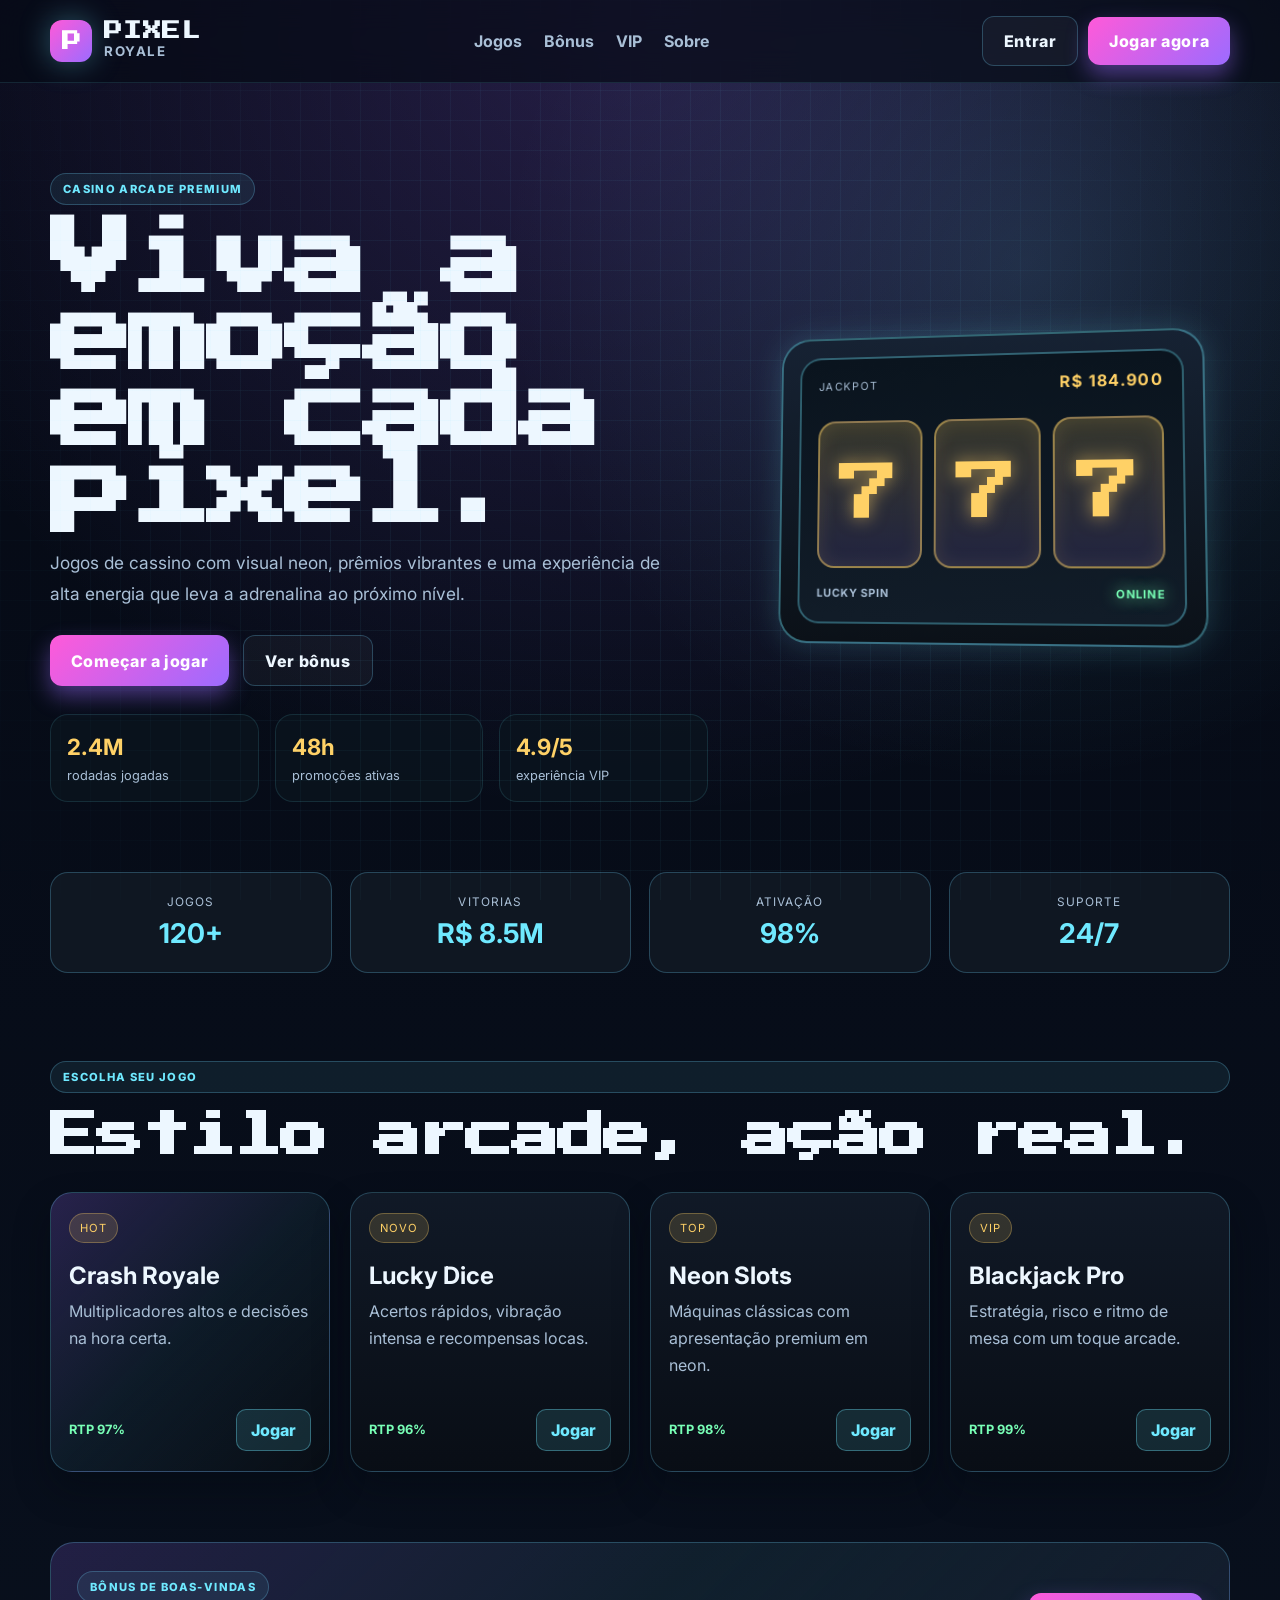
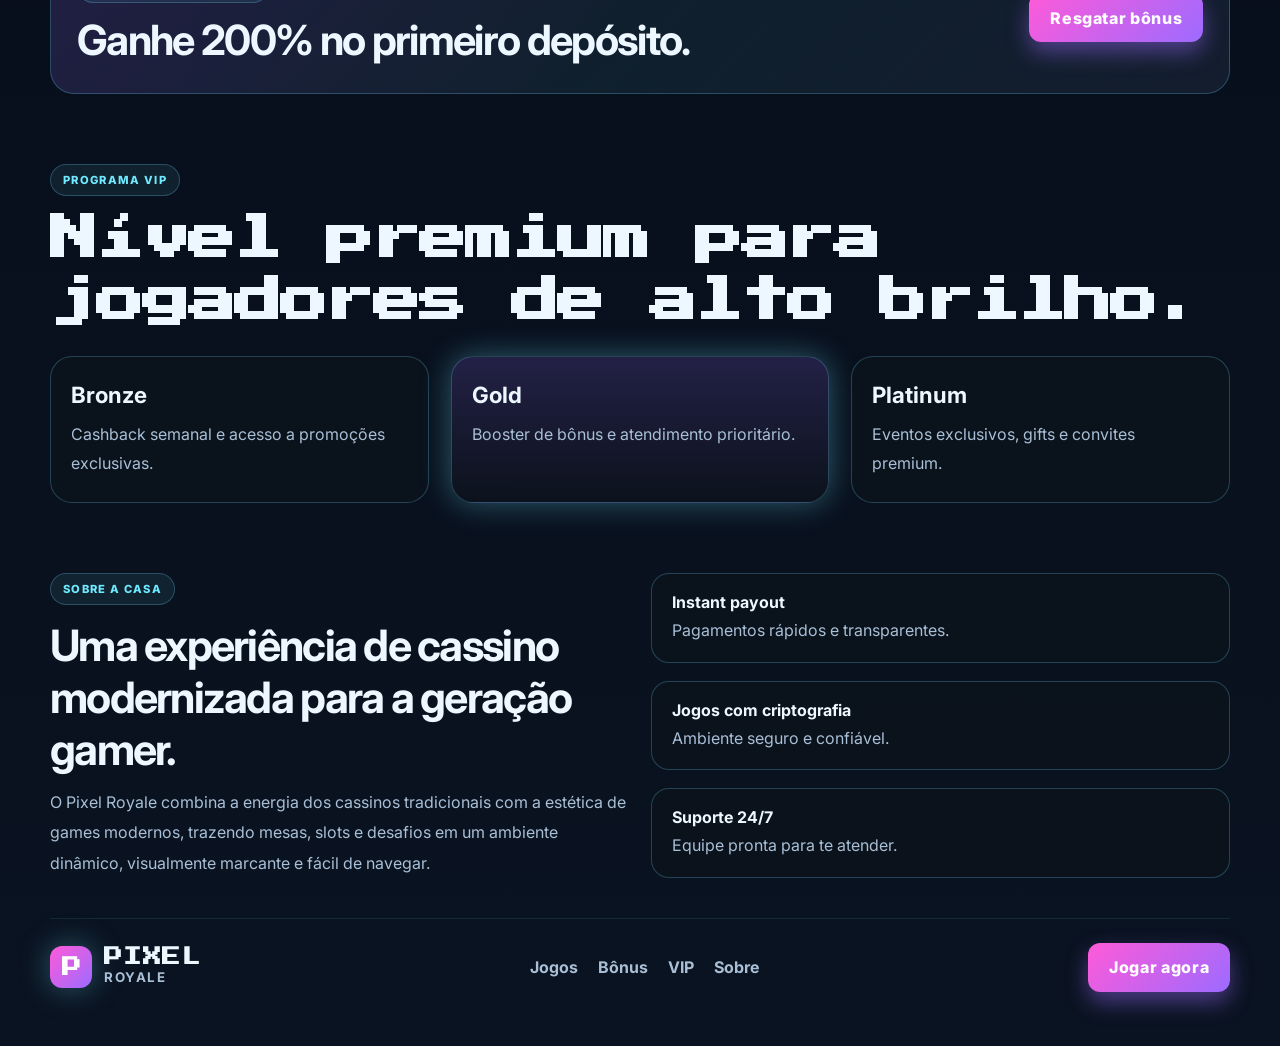
<file: cassino-pixel-docker/index.html>
<!DOCTYPE html>
<html lang="pt-BR">
  <head>
    <meta charset="UTF-8" />
    <meta name="viewport" content="width=device-width, initial-scale=1.0" />
    <title>Pixel Royale | Cassino & Games</title>
    <meta name="description" content="Pixel Royale é um cassino moderno com jogos, bônus e uma experiência arcade premium em estilo pixel." />
    <link rel="preconnect" href="https://fonts.googleapis.com" />
    <link rel="preconnect" href="https://fonts.gstatic.com" crossorigin />
    <link href="https://fonts.googleapis.com/css2?family=Press+Start+2P&family=Inter:wght@400;500;600;700;800;900&display=swap" rel="stylesheet" />
    <link rel="stylesheet" href="styles.css" />
  </head>
  <body>
    <div class="bg-grid"></div>
    <header class="topbar">
      <div class="container nav-wrap">
        <div class="brand">
          <div class="logo-mark">P</div>
          <div>
            <span class="brand-name">Pixel</span>
            <small>Royale</small>
          </div>
        </div>

        <nav class="main-nav">
          <a href="#jogos">Jogos</a>
          <a href="#bonus">Bônus</a>
          <a href="#vip">VIP</a>
          <a href="#sobre">Sobre</a>
        </nav>

        <div class="cta-group">
          <button class="btn btn-ghost">Entrar</button>
          <button class="btn btn-primary">Jogar agora</button>
        </div>
      </div>
    </header>

    <main>
      <section class="hero container">
        <div class="hero-copy">
          <span class="eyebrow">Casino arcade premium</span>
          <h1>Viva a emoção em cada pixel.</h1>
          <p>
            Jogos de cassino com visual neon, prêmios vibrantes e uma experiência de alta energia que leva a adrenalina ao próximo nível.
          </p>

          <div class="hero-actions">
            <button class="btn btn-primary">Começar a jogar</button>
            <button class="btn btn-secondary">Ver bônus</button>
          </div>

          <div class="social-proof">
            <div>
              <strong>2.4M</strong>
              <span>rodadas jogadas</span>
            </div>
            <div>
              <strong>48h</strong>
              <span>promoções ativas</span>
            </div>
            <div>
              <strong>4.9/5</strong>
              <span>experiência VIP</span>
            </div>
          </div>
        </div>

        <div class="hero-visual">
          <div class="slot-machine">
            <div class="screen">
              <div class="slot-header">
                <span>jackpot</span>
                <strong>R$ 184.900</strong>
              </div>

              <div class="reels">
                <div class="reel">7</div>
                <div class="reel">7</div>
                <div class="reel">7</div>
              </div>

              <div class="screen-meta">
                <span>Lucky Spin</span>
                <span class="glow">ONLINE</span>
              </div>
            </div>
          </div>
        </div>
      </section>

      <section class="stats container">
        <div class="stat-card">
          <span>Jogos</span>
          <strong>120+</strong>
        </div>
        <div class="stat-card">
          <span>Vitorias</span>
          <strong>R$ 8.5M</strong>
        </div>
        <div class="stat-card">
          <span>Ativação</span>
          <strong>98%</strong>
        </div>
        <div class="stat-card">
          <span>Suporte</span>
          <strong>24/7</strong>
        </div>
      </section>

      <section id="jogos" class="games container">
        <div class="section-title">
          <span class="eyebrow">Escolha seu jogo</span>
          <h2>Estilo arcade, ação real.</h2>
        </div>

        <div class="game-grid">
          <article class="game-card featured">
            <div class="badge">Hot</div>
            <h3>Crash Royale</h3>
            <p>Multiplicadores altos e decisões na hora certa.</p>
            <div class="game-meta">
              <span>RTP 97%</span>
              <button>Jogar</button>
            </div>
          </article>

          <article class="game-card">
            <div class="badge">Novo</div>
            <h3>Lucky Dice</h3>
            <p>Acertos rápidos, vibração intensa e recompensas locas.</p>
            <div class="game-meta">
              <span>RTP 96%</span>
              <button>Jogar</button>
            </div>
          </article>

          <article class="game-card">
            <div class="badge">Top</div>
            <h3>Neon Slots</h3>
            <p>Máquinas clássicas com apresentação premium em neon.</p>
            <div class="game-meta">
              <span>RTP 98%</span>
              <button>Jogar</button>
            </div>
          </article>

          <article class="game-card">
            <div class="badge">VIP</div>
            <h3>Blackjack Pro</h3>
            <p>Estratégia, risco e ritmo de mesa com um toque arcade.</p>
            <div class="game-meta">
              <span>RTP 99%</span>
              <button>Jogar</button>
            </div>
          </article>
        </div>
      </section>

      <section id="bonus" class="promo container">
        <div class="promo-panel">
          <div>
            <span class="eyebrow">Bônus de boas-vindas</span>
            <h2>Ganhe 200% no primeiro depósito.</h2>
          </div>
          <button class="btn btn-primary">Resgatar bônus</button>
        </div>
      </section>

      <section id="vip" class="vip container">
        <div class="section-title left">
          <span class="eyebrow">Programa VIP</span>
          <h2>Nível premium para jogadores de alto brilho.</h2>
        </div>

        <div class="vip-grid">
          <div class="vip-card">
            <h3>Bronze</h3>
            <p>Cashback semanal e acesso a promoções exclusivas.</p>
          </div>
          <div class="vip-card active">
            <h3>Gold</h3>
            <p>Booster de bônus e atendimento prioritário.</p>
          </div>
          <div class="vip-card">
            <h3>Platinum</h3>
            <p>Eventos exclusivos, gifts e convites premium.</p>
          </div>
        </div>
      </section>

      <section id="sobre" class="about container">
        <div class="about-copy">
          <span class="eyebrow">Sobre a casa</span>
          <h2>Uma experiência de cassino modernizada para a geração gamer.</h2>
          <p>
            O Pixel Royale combina a energia dos cassinos tradicionais com a estética de games modernos, trazendo mesas, slots e desafios em um ambiente dinâmico, visualmente marcante e fácil de navegar.
          </p>
        </div>

        <div class="about-points">
          <div>
            <strong>Instant payout</strong>
            <span>Pagamentos rápidos e transparentes.</span>
          </div>
          <div>
            <strong>Jogos com criptografia</strong>
            <span>Ambiente seguro e confiável.</span>
          </div>
          <div>
            <strong>Suporte 24/7</strong>
            <span>Equipe pronta para te atender.</span>
          </div>
        </div>
      </section>
    </main>

    <footer class="footer">
      <div class="container footer-wrap">
        <div class="brand small-brand">
          <div class="logo-mark">P</div>
          <div>
            <span class="brand-name">Pixel</span>
            <small>Royale</small>
          </div>
        </div>

        <div class="footer-links">
          <a href="#jogos">Jogos</a>
          <a href="#bonus">Bônus</a>
          <a href="#vip">VIP</a>
          <a href="#sobre">Sobre</a>
        </div>

        <button class="btn btn-primary">Jogar agora</button>
      </div>
    </footer>

    <script src="script.js"></script>
  </body>
</html>
</file>
<file: cassino-pixel-docker/styles.css>
:root {
  --bg: #070b16;
  --bg-2: #0f1f2d;
  --panel: rgba(19, 31, 46, 0.88);
  --panel-strong: rgba(12, 20, 31, 0.98);
  --line: rgba(111, 214, 255, 0.25);
  --cyan: #6fe9ff;
  --purple: #9c6bff;
  --pink: #ff5ad9;
  --gold: #ffd166;
  --lime: #78ffb6;
  --text: #edf7ff;
  --muted: #a9bfd6;
  --shadow: 0 0 30px rgba(111, 233, 255, 0.35);
}

* { box-sizing: border-box; }

html { scroll-behavior: smooth; }

body {
  margin: 0;
  font-family: 'Inter', sans-serif;
  background:
    radial-gradient(circle at top, rgba(156, 107, 255, 0.22), transparent 30%),
    radial-gradient(circle at 80% 10%, rgba(111, 233, 255, 0.14), transparent 20%),
    linear-gradient(180deg, #050914 0%, #0a1321 100%);
  color: var(--text);
  min-height: 100vh;
}

img { max-width: 100%; display: block; }

a { color: inherit; text-decoration: none; }

button {
  font: inherit;
  border: none;
  cursor: pointer;
}

.bg-grid {
  position: fixed;
  inset: 0;
  background-image:
    linear-gradient(rgba(111, 233, 255, 0.05) 1px, transparent 1px),
    linear-gradient(90deg, rgba(111, 233, 255, 0.05) 1px, transparent 1px);
  background-size: 30px 30px;
  mask-image: radial-gradient(circle at center, black 45%, transparent 100%);
  pointer-events: none;
}

.container {
  width: min(1180px, calc(100% - 32px));
  margin: 0 auto;
}

.topbar {
  position: sticky;
  top: 0;
  z-index: 10;
  backdrop-filter: blur(16px);
  background: rgba(7, 11, 22, 0.7);
  border-bottom: 1px solid rgba(111, 233, 255, 0.12);
}

.nav-wrap {
  display: flex;
  justify-content: space-between;
  align-items: center;
  min-height: 82px;
  gap: 20px;
}

.brand {
  display: flex;
  align-items: center;
  gap: 12px;
  font-weight: 800;
}

.logo-mark {
  width: 42px;
  height: 42px;
  display: grid;
  place-items: center;
  border-radius: 12px;
  background: linear-gradient(135deg, var(--pink), var(--purple));
  color: white;
  box-shadow: var(--shadow);
  font-family: 'Press Start 2P', cursive;
  font-size: 1.2rem;
}

.brand-name {
  display: block;
  font-size: 1.15rem;
  letter-spacing: 0.08em;
  text-transform: uppercase;
  font-family: 'Press Start 2P', cursive;
}

small {
  color: var(--muted);
  font-weight: 700;
  letter-spacing: 0.12em;
  text-transform: uppercase;
}

.main-nav {
  display: flex;
  align-items: center;
  gap: 22px;
  color: var(--muted);
  font-weight: 700;
}

.main-nav a:hover { color: var(--cyan); }

.cta-group {
  display: flex;
  align-items: center;
  gap: 10px;
}

.btn {
  min-height: 48px;
  padding: 0.9rem 1.3rem;
  border-radius: 12px;
  font-weight: 800;
  letter-spacing: 0.04em;
  transition: transform 0.2s ease, box-shadow 0.2s ease, filter 0.2s ease;
  position: relative;
  overflow: hidden;
}

.btn:hover {
  transform: translateY(-2px) scale(1.01);
  filter: brightness(1.08);
  box-shadow: 0 12px 28px rgba(111, 233, 255, 0.18);
}

.btn:active {
  transform: translateY(0) scale(0.98);
}

.btn.pulse {
  animation: pulseGlow 0.3s ease;
}

@keyframes pulseGlow {
  0% { transform: scale(1); box-shadow: 0 0 0 rgba(111,233,255,0); }
  50% { transform: scale(1.04); box-shadow: 0 0 25px rgba(111,233,255,0.5); }
  100% { transform: scale(1); box-shadow: 0 0 0 rgba(111,233,255,0); }
}

.btn-primary {
  background: linear-gradient(135deg, var(--pink), var(--purple));
  color: white;
  box-shadow: 0 10px 22px rgba(156, 107, 255, 0.45);
}

.btn-secondary, .btn-ghost {
  background: rgba(255,255,255,0.04);
  color: var(--text);
  border: 1px solid var(--line);
}

.hero {
  display: grid;
  grid-template-columns: 1.15fr 0.85fr;
  align-items: center;
  gap: 36px;
  padding: 90px 0 60px;
}

.eyebrow {
  display: inline-block;
  padding: 8px 12px;
  border: 1px solid var(--line);
  border-radius: 999px;
  background: rgba(111, 233, 255, 0.08);
  color: var(--cyan);
  text-transform: uppercase;
  letter-spacing: 0.12em;
  font-size: 0.7rem;
  font-weight: 800;
}

.hero-copy h1 {
  margin: 18px 0 18px;
  font-size: clamp(3rem, 7vw, 5.2rem);
  line-height: 0.92;
  letter-spacing: -0.06em;
  font-family: 'Press Start 2P', cursive;
  max-width: 680px;
}

.hero-copy p {
  margin: 0;
  max-width: 620px;
  color: var(--muted);
  font-size: 1.08rem;
  line-height: 1.8;
}

.hero-actions {
  margin-top: 26px;
  display: flex;
  flex-wrap: wrap;
  gap: 14px;
}

.social-proof {
  margin-top: 28px;
  display: grid;
  grid-template-columns: repeat(3, minmax(0, 1fr));
  gap: 16px;
}

.social-proof div {
  display: flex;
  flex-direction: column;
  gap: 8px;
  padding: 18px 16px;
  background: rgba(11, 20, 30, 0.8);
  border: 1px solid rgba(111, 233, 255, 0.12);
  border-radius: 18px;
}

.social-proof strong {
  font-size: 1.4rem;
  color: var(--gold);
}

.social-proof span {
  color: var(--muted);
  font-size: 0.8rem;
}

.hero-visual {
  display: flex;
  justify-content: center;
  align-items: center;
}

.slot-machine {
  width: min(100%, 430px);
  background: linear-gradient(180deg, rgba(22,34,51,1), rgba(11,17,24,1));
  border: 2px solid rgba(111,233,255,0.4);
  border-radius: 30px;
  padding: 18px;
  box-shadow: 0 0 30px rgba(111,233,255,0.18);
  transform: perspective(1000px) rotateX(4deg) rotateY(-8deg);
  transition: transform 0.3s ease, box-shadow 0.3s ease;
}

.slot-machine:hover {
  transform: perspective(1000px) rotateX(0deg) rotateY(0deg) scale(1.02);
  box-shadow: 0 0 40px rgba(156, 107, 255, 0.4);
}

.screen {
  background: linear-gradient(180deg, rgba(10,20,30,1), rgba(17,28,40,1));
  border: 2px solid rgba(111,233,255,0.35);
  border-radius: 22px;
  padding: 18px 18px 22px;
}

.slot-header {
  display: flex;
  justify-content: space-between;
  align-items: center;
  padding-bottom: 14px;
  text-transform: uppercase;
  color: var(--muted);
  font-size: 0.7rem;
  letter-spacing: 0.12em;
}

.slot-header strong {
  color: var(--gold);
  font-size: 1rem;
}

.reels {
  display: grid;
  grid-template-columns: repeat(3, minmax(0, 1fr));
  gap: 12px;
  margin-top: 12px;
}

.reel {
  height: 150px;
  display: grid;
  place-items: center;
  background: linear-gradient(180deg, rgba(255,209,102,0.18), rgba(156,107,255,0.12));
  border: 2px solid rgba(255,209,102,0.5);
  border-radius: 18px;
  color: var(--gold);
  font-size: clamp(3.2rem, 6vw, 4rem);
  font-family: 'Press Start 2P', cursive;
  text-shadow: 0 0 18px rgba(255,209,102,0.6);
  transition: transform 0.18s ease, box-shadow 0.18s ease;
  box-shadow: inset 0 0 20px rgba(255,209,102,0.12);
}

.screen-meta {
  margin-top: 18px;
  display: flex;
  justify-content: space-between;
  align-items: center;
  color: var(--muted);
  font-weight: 700;
  text-transform: uppercase;
  letter-spacing: 0.08em;
  font-size: 0.7rem;
}

.glow {
  color: var(--lime);
  text-shadow: 0 0 15px rgba(120,255,182,0.9);
}

.stats {
  display: grid;
  grid-template-columns: repeat(4, minmax(0, 1fr));
  gap: 18px;
  padding-top: 10px;
  padding-bottom: 28px;
}

.stat-card {
  background: rgba(18, 26, 37, 0.82);
  border: 1px solid var(--line);
  border-radius: 18px;
  padding: 22px 20px;
  display: grid;
  gap: 8px;
  text-align: center;
}

.stat-card span {
  color: var(--muted);
  text-transform: uppercase;
  letter-spacing: 0.09em;
  font-size: 0.74rem;
}

.stat-card strong {
  font-size: 1.7rem;
  color: var(--cyan);
}

.games, .vip, .about, .promo {
  padding: 60px 0 10px;
}

.section-title {
  display: flex;
  flex-direction: column;
  gap: 12px;
  margin-bottom: 24px;
}

.section-title h2 {
  margin: 0;
  font-size: clamp(2rem, 4vw, 3rem);
  letter-spacing: -0.04em;
  font-family: 'Press Start 2P', cursive;
  line-height: 1.3;
}

.left { align-items: flex-start; }

.game-grid {
  display: grid;
  grid-template-columns: repeat(4, minmax(0, 1fr));
  gap: 20px;
}

.game-card {
  display: flex;
  flex-direction: column;
  min-height: 280px;
  background: linear-gradient(180deg, rgba(17,26,39,0.96), rgba(9,14,21,0.96));
  border: 1px solid var(--line);
  border-radius: 22px;
  padding: 20px 18px;
  box-shadow: 0 18px 35px rgba(1, 8, 14, 0.35);
  transition: transform 0.25s ease, border-color 0.25s ease, box-shadow 0.25s ease;
}

.game-card:hover {
  transform: translateY(-8px) scale(1.01);
  border-color: rgba(111,233,255,0.5);
  box-shadow: 0 22px 40px rgba(111, 233, 255, 0.12);
}

.game-card.featured {
  background: linear-gradient(135deg, rgba(156,107,255,0.22), rgba(111,233,255,0.06), rgba(9,14,21,0.96));
}

.badge {
  width: fit-content;
  padding: 7px 10px;
  border-radius: 999px;
  font-size: 0.7rem;
  letter-spacing: 0.1em;
  text-transform: uppercase;
  background: rgba(255,209,102,0.15);
  color: var(--gold);
  border: 1px solid rgba(255,209,102,0.3);
}

.game-card h3 {
  margin: 18px 0 8px;
  font-size: 1.5rem;
}

.game-card p {
  margin: 0;
  color: var(--muted);
  line-height: 1.7;
}

.game-meta {
  margin-top: auto;
  display: flex;
  justify-content: space-between;
  align-items: center;
  gap: 12px;
  padding-top: 18px;
}

.game-meta span {
  color: var(--lime);
  font-weight: 700;
  font-size: 0.8rem;
}

.game-meta button {
  background: rgba(111,233,255,0.12);
  border: 1px solid rgba(111,233,255,0.35);
  border-radius: 10px;
  color: var(--cyan);
  font-weight: 800;
  padding: 10px 14px;
}

.promo-panel {
  display: flex;
  justify-content: space-between;
  align-items: center;
  gap: 20px;
  padding: 28px 26px;
  border-radius: 24px;
  background: linear-gradient(135deg, rgba(156,107,255,0.18), rgba(111,233,255,0.08), rgba(21,31,48,0.9));
  border: 1px solid var(--line);
}

.promo-panel h2 {
  margin: 12px 0 0;
  font-size: clamp(1.8rem, 4vw, 2.6rem);
  letter-spacing: -0.04em;
}

.vip-grid {
  display: grid;
  grid-template-columns: repeat(3, minmax(0, 1fr));
  gap: 22px;
}

.vip-card {
  background: rgba(12, 19, 28, 0.9);
  border: 1px solid var(--line);
  border-radius: 22px;
  padding: 24px 20px;
  transition: transform 0.25s ease, box-shadow 0.25s ease, border-color 0.25s ease;
}

.vip-card:hover {
  transform: translateY(-6px);
  border-color: rgba(255,209,102,0.6);
  box-shadow: 0 16px 30px rgba(255,209,102,0.08);
}

.vip-card.active {
  background: linear-gradient(180deg, rgba(156,107,255,0.18), rgba(12,19,28,0.9));
  box-shadow: var(--shadow);
}

.vip-card h3 {
  margin: 0 0 12px;
  font-size: 1.4rem;
}

.vip-card p {
  margin: 0;
  color: var(--muted);
  line-height: 1.8;
}

.about {
  display: grid;
  grid-template-columns: 1fr 1fr;
  gap: 22px;
  align-items: center;
}

.about-copy h2 {
  margin: 14px 0 12px;
  font-size: clamp(2rem, 4vw, 2.7rem);
  letter-spacing: -0.04em;
}

.about-copy p {
  margin: 0;
  color: var(--muted);
  line-height: 1.9;
}

.about-points {
  display: grid;
  gap: 18px;
}

.about-points div {
  background: rgba(12, 19, 28, 0.9);
  border: 1px solid var(--line);
  border-radius: 18px;
  padding: 18px 20px;
}

.about-points strong,
.about-points span {
  display: block;
}

.about-points strong {
  margin-bottom: 6px;
}

.about-points span {
  color: var(--muted);
  line-height: 1.6;
}

.footer {
  padding: 30px 0 54px;
}

.footer-wrap {
  display: flex;
  justify-content: space-between;
  align-items: center;
  gap: 18px;
  padding-top: 24px;
  border-top: 1px solid rgba(111,233,255,0.1);
}

.footer-links {
  display: flex;
  gap: 20px;
  color: var(--muted);
  font-weight: 700;
}

@media (max-width: 960px) {
  .hero,
  .about,
  .game-grid,
  .vip-grid {
    grid-template-columns: 1fr;
  }

  .main-nav { display: none; }
  .stats { grid-template-columns: repeat(2, minmax(0, 1fr)); }
}

@media (max-width: 640px) {
  .nav-wrap,
  .cta-group,
  .promo-panel,
  .footer-wrap,
  .social-proof,
  .stats
  {
    display: grid;
    grid-template-columns: 1fr;
  }

  .hero { padding-top: 60px; }
  .hero-copy h1 {
    font-size: 2.3rem;
  }

  .btn {
    width: 100%;
  }

  .section-title h2 {
    font-size: 1.5rem;
  }
}
</file>
